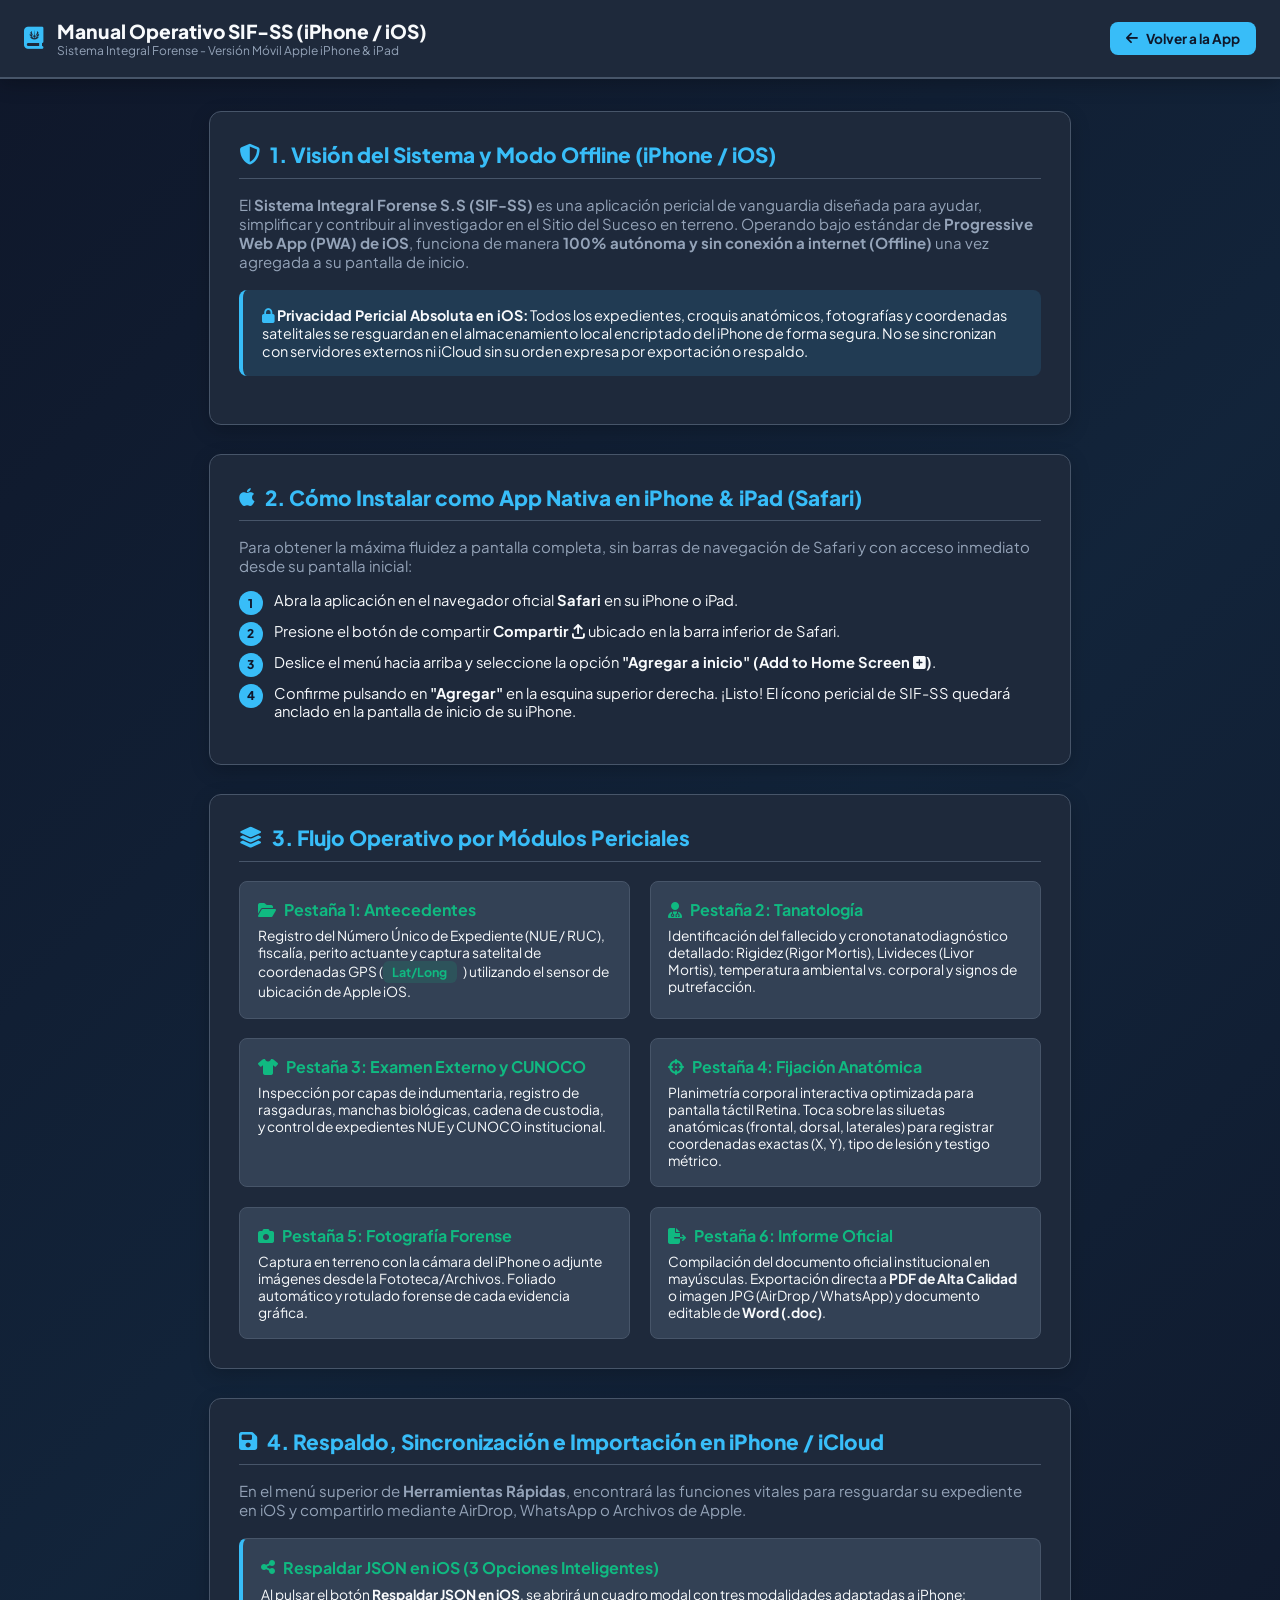
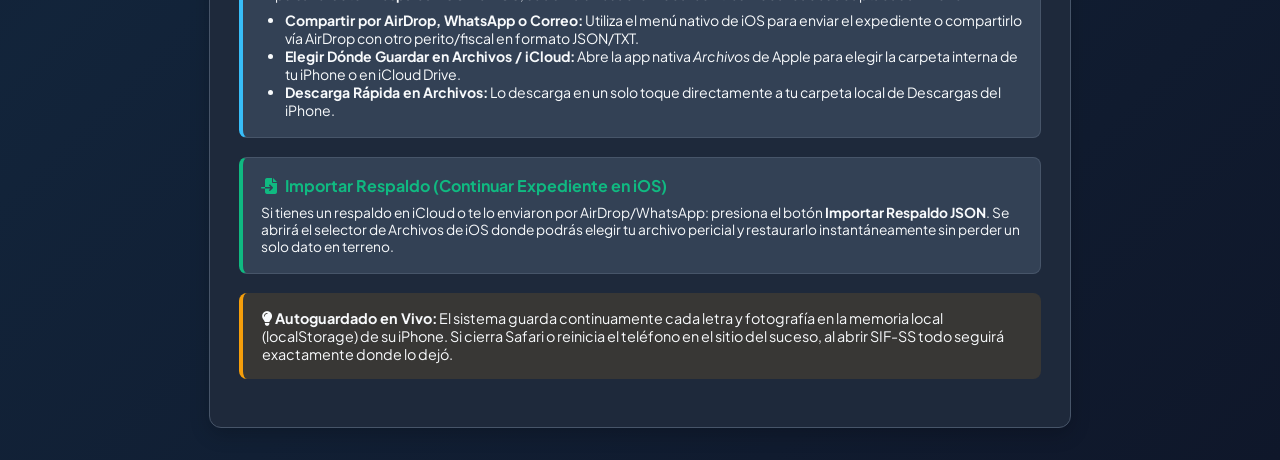
<file: manual_usuario.html>
<!DOCTYPE html>
<html lang="es">
<head>
  <meta charset="UTF-8">
  <meta name="viewport" content="width=device-width, initial-scale=1.0, maximum-scale=1.0, user-scalable=no, viewport-fit=cover">
  <title>SIF-SS // Manual Operativo - Sitio del Suceso (Versión Móvil iPhone / iOS)</title>
  
  <!-- Apple iOS PWA Meta Tags -->
  <meta name="apple-mobile-web-app-capable" content="yes">
  <meta name="apple-mobile-web-app-status-bar-style" content="black-translucent">
  <meta name="apple-mobile-web-app-title" content="SIF-SS iOS">
  <link rel="apple-touch-icon" href="apple-touch-icon.png">

  <link rel="preconnect" href="https://fonts.googleapis.com">
  <link rel="preconnect" href="https://fonts.gstatic.com" crossorigin>
  <link href="https://fonts.googleapis.com/css2?family=Plus+Jakarta+Sans:wght@400;500;600;700;800&display=swap" rel="stylesheet">
  <link rel="stylesheet" href="https://cdnjs.cloudflare.com/ajax/libs/font-awesome/6.4.0/css/all.min.css">
  <style>
    :root {
      --bg-main: #0f172a;
      --bg-card: #1e293b;
      --bg-input: #334155;
      --border-color: #475569;
      --text-main: #f8fafc;
      --text-muted: #94a3b8;
      --accent-primary: #38bdf8;
      --accent-green: #10b981;
      --accent-warning: #f59e0b;
      --radius-lg: 12px;
      --radius-sm: 8px;
    }

    * {
      box-sizing: border-box;
      margin: 0;
      padding: 0;
      font-family: 'Plus Jakarta Sans', sans-serif;
      -webkit-font-smoothing: antialiased;
    }

    body {
      background-color: var(--bg-main);
      color: var(--text-main);
      min-height: 100vh;
      padding-bottom: env(safe-area-inset-bottom, 3rem);
      background-image: linear-gradient(135deg, var(--bg-main) 0%, rgba(56, 189, 248, 0.08) 50%, var(--bg-main) 100%);
    }

    .manual-header {
      background: var(--bg-card);
      border-bottom: 2px solid var(--border-color);
      padding: 1.2rem 1.5rem;
      padding-top: calc(1.2rem + env(safe-area-inset-top, 0px));
      position: sticky;
      top: 0;
      z-index: 100;
      backdrop-filter: blur(14px);
      box-shadow: 0 4px 18px rgba(0, 0, 0, 0.25);
      display: flex;
      justify-content: space-between;
      align-items: center;
    }

    .manual-title {
      display: flex;
      align-items: center;
      gap: 0.8rem;
    }

    .manual-title h1 {
      font-size: 1.2rem;
      font-weight: 800;
      color: var(--text-main);
    }

    .btn-back {
      background: var(--accent-primary);
      color: #0f172a;
      text-decoration: none;
      padding: 0.5rem 1rem;
      border-radius: var(--radius-sm);
      font-weight: 700;
      font-size: 0.85rem;
      display: flex;
      align-items: center;
      gap: 0.5rem;
      transition: background 0.2s;
    }

    .btn-back:hover {
      background: #7dd3fc;
    }

    .container {
      max-width: 900px;
      margin: 2rem auto;
      padding: 0 1.2rem;
    }

    .section-card {
      background: var(--bg-card);
      border: 1px solid var(--border-color);
      border-radius: var(--radius-lg);
      padding: 1.8rem;
      margin-bottom: 1.8rem;
      box-shadow: 0 6px 20px rgba(0, 0, 0, 0.2);
    }

    .section-card h2 {
      font-size: 1.3rem;
      font-weight: 800;
      color: var(--accent-primary);
      margin-bottom: 1rem;
      display: flex;
      align-items: center;
      gap: 0.6rem;
      border-bottom: 1px solid var(--border-color);
      padding-bottom: 0.6rem;
    }

    .section-card p {
      color: var(--text-muted);
      font-size: 0.94rem;
      margin-bottom: 1rem;
    }

    .feature-grid {
      display: grid;
      grid-template-columns: repeat(auto-fit, minmax(260px, 1fr));
      gap: 1.2rem;
      margin-top: 1.2rem;
    }

    .feature-item {
      background: var(--bg-input);
      border: 1px solid var(--border-color);
      border-radius: var(--radius-sm);
      padding: 1.1rem;
    }

    .feature-item h3 {
      font-size: 1rem;
      font-weight: 700;
      color: var(--accent-green);
      margin-bottom: 0.4rem;
      display: flex;
      align-items: center;
      gap: 0.5rem;
    }

    .feature-item p {
      font-size: 0.86rem;
      color: var(--text-main);
      margin-bottom: 0;
    }

    .alert-box {
      background: rgba(56, 189, 248, 0.12);
      border-left: 4px solid var(--accent-primary);
      padding: 1rem 1.2rem;
      border-radius: var(--radius-sm);
      margin: 1.2rem 0;
      font-size: 0.9rem;
      color: var(--text-main);
    }

    .alert-box.warning {
      background: rgba(245, 158, 11, 0.12);
      border-left-color: var(--accent-warning);
    }

    .steps-list {
      list-style: none;
      counter-reset: step-counter;
      margin: 1rem 0;
    }

    .steps-list li {
      counter-increment: step-counter;
      margin-bottom: 0.8rem;
      padding-left: 2.2rem;
      position: relative;
      font-size: 0.92rem;
      color: var(--text-main);
    }

    .steps-list li::before {
      content: counter(step-counter);
      position: absolute;
      left: 0;
      top: 0;
      background: var(--accent-primary);
      color: #0f172a;
      width: 24px;
      height: 24px;
      border-radius: 50%;
      display: flex;
      align-items: center;
      justify-content: center;
      font-size: 0.75rem;
      font-weight: 800;
    }

    .badge {
      display: inline-block;
      background: rgba(16, 185, 129, 0.15);
      color: var(--accent-green);
      padding: 0.2rem 0.6rem;
      border-radius: 6px;
      font-size: 0.78rem;
      font-weight: 700;
      margin-right: 0.4rem;
    }
  </style>
</head>
<body>

  <header class="manual-header">
    <div class="manual-title">
      <i class="fa-solid fa-book-journal-whills" style="color: var(--accent-primary); font-size: 1.4rem;"></i>
      <div>
        <h1>Manual Operativo SIF-SS (iPhone / iOS)</h1>
        <p style="font-size: 0.75rem; color: var(--text-muted);">Sistema Integral Forense - Versión Móvil Apple iPhone & iPad</p>
      </div>
    </div>
    <a href="index.html" class="btn-back"><i class="fa-solid fa-arrow-left"></i> Volver a la App</a>
  </header>

  <main class="container">

    <div class="section-card">
      <h2><i class="fa-solid fa-shield-halved"></i> 1. Visión del Sistema y Modo Offline (iPhone / iOS)</h2>
      <p>
        El <strong>Sistema Integral Forense S.S (SIF-SS)</strong> es una aplicación pericial de vanguardia diseñada para ayudar, simplificar y contribuir al investigador en el Sitio del Suceso en terreno. Operando bajo estándar de <strong>Progressive Web App (PWA) de iOS</strong>, funciona de manera <strong>100% autónoma y sin conexión a internet (Offline)</strong> una vez agregada a su pantalla de inicio.
      </p>
      <div class="alert-box">
        <i class="fa-solid fa-lock" style="color: var(--accent-primary);"></i> <strong>Privacidad Pericial Absoluta en iOS:</strong> Todos los expedientes, croquis anatómicos, fotografías y coordenadas satelitales se resguardan en el almacenamiento local encriptado del iPhone de forma segura. No se sincronizan con servidores externos ni iCloud sin su orden expresa por exportación o respaldo.
      </div>
    </div>

    <div class="section-card">
      <h2><i class="fa-brands fa-apple"></i> 2. Cómo Instalar como App Nativa en iPhone & iPad (Safari)</h2>
      <p>Para obtener la máxima fluidez a pantalla completa, sin barras de navegación de Safari y con acceso inmediato desde su pantalla inicial:</p>
      <ul class="steps-list">
        <li>Abra la aplicación en el navegador oficial <strong>Safari</strong> en su iPhone o iPad.</li>
        <li>Presione el botón de compartir <strong>Compartir <i class="fa-solid fa-arrow-up-from-bracket"></i></strong> ubicado en la barra inferior de Safari.</li>
        <li>Deslice el menú hacia arriba y seleccione la opción <strong>"Agregar a inicio" (Add to Home Screen <i class="fa-solid fa-plus-square"></i>)</strong>.</li>
        <li>Confirme pulsando en <strong>"Agregar"</strong> en la esquina superior derecha. ¡Listo! El ícono pericial de SIF-SS quedará anclado en la pantalla de inicio de su iPhone.</li>
      </ul>
    </div>

    <div class="section-card">
      <h2><i class="fa-solid fa-layer-group"></i> 3. Flujo Operativo por Módulos Periciales</h2>
      <div class="feature-grid">
        <div class="feature-item">
          <h3><i class="fa-solid fa-folder-open"></i> Pestaña 1: Antecedentes</h3>
          <p>Registro del Número Único de Expediente (NUE / RUC), fiscalía, perito actuante y captura satelital de coordenadas GPS (<span class="badge">Lat/Long</span>) utilizando el sensor de ubicación de Apple iOS.</p>
        </div>
        <div class="feature-item">
          <h3><i class="fa-solid fa-user-doctor"></i> Pestaña 2: Tanatología</h3>
          <p>Identificación del fallecido y cronotanatodiagnóstico detallado: Rigidez (Rigor Mortis), Livideces (Livor Mortis), temperatura ambiental vs. corporal y signos de putrefacción.</p>
        </div>
        <div class="feature-item">
          <h3><i class="fa-solid fa-shirt"></i> Pestaña 3: Examen Externo y CUNOCO</h3>
          <p>Inspección por capas de indumentaria, registro de rasgaduras, manchas biológicas, cadena de custodia, y control de expedientes NUE y CUNOCO institucional.</p>
        </div>
        <div class="feature-item">
          <h3><i class="fa-solid fa-crosshairs"></i> Pestaña 4: Fijación Anatómica</h3>
          <p>Planimetría corporal interactiva optimizada para pantalla táctil Retina. Toca sobre las siluetas anatómicas (frontal, dorsal, laterales) para registrar coordenadas exactas <code>(X, Y)</code>, tipo de lesión y testigo métrico.</p>
        </div>
        <div class="feature-item">
          <h3><i class="fa-solid fa-camera"></i> Pestaña 5: Fotografía Forense</h3>
          <p>Captura en terreno con la cámara del iPhone o adjunte imágenes desde la Fototeca/Archivos. Foliado automático y rotulado forense de cada evidencia gráfica.</p>
        </div>
        <div class="feature-item">
          <h3><i class="fa-solid fa-file-export"></i> Pestaña 6: Informe Oficial</h3>
          <p>Compilación del documento oficial institucional en mayúsculas. Exportación directa a <strong>PDF de Alta Calidad</strong> o imagen JPG (AirDrop / WhatsApp) y documento editable de <strong>Word (.doc)</strong>.</p>
        </div>
      </div>
    </div>

    <div class="section-card">
      <h2><i class="fa-solid fa-floppy-disk"></i> 4. Respaldo, Sincronización e Importación en iPhone / iCloud</h2>
      <p>
        En el menú superior de <strong>Herramientas Rápidas</strong>, encontrará las funciones vitales para resguardar su expediente en iOS y compartirlo mediante AirDrop, WhatsApp o Archivos de Apple.
      </p>
      
      <div class="feature-grid" style="grid-template-columns: 1fr;">
        <div class="feature-item" style="border-left: 4px solid var(--accent-primary);">
          <h3><i class="fa-solid fa-share-nodes"></i> Respaldar JSON en iOS (3 Opciones Inteligentes)</h3>
          <p style="margin-top: 0.5rem;">Al pulsar el botón <strong>Respaldar JSON en iOS</strong>, se abrirá un cuadro modal con tres modalidades adaptadas a iPhone:</p>
          <ul style="margin-left: 1.5rem; margin-top: 0.5rem; font-size: 0.88rem; color: var(--text-main);">
            <li><strong>Compartir por AirDrop, WhatsApp o Correo:</strong> Utiliza el menú nativo de iOS para enviar el expediente o compartirlo vía AirDrop con otro perito/fiscal en formato JSON/TXT.</li>
            <li><strong>Elegir Dónde Guardar en Archivos / iCloud:</strong> Abre la app nativa <em>Archivos</em> de Apple para elegir la carpeta interna de tu iPhone o en iCloud Drive.</li>
            <li><strong>Descarga Rápida en Archivos:</strong> Lo descarga en un solo toque directamente a tu carpeta local de <code>Descargas</code> del iPhone.</li>
          </ul>
        </div>

        <div class="feature-item" style="border-left: 4px solid var(--accent-green);">
          <h3><i class="fa-solid fa-file-import"></i> Importar Respaldo (Continuar Expediente en iOS)</h3>
          <p style="margin-top: 0.5rem;">
            Si tienes un respaldo en iCloud o te lo enviaron por AirDrop/WhatsApp: presiona el botón <strong>Importar Respaldo JSON</strong>. Se abrirá el selector de Archivos de iOS donde podrás elegir tu archivo pericial y restaurarlo instantáneamente sin perder un solo dato en terreno.
          </p>
        </div>
      </div>

      <div class="alert-box warning">
        <i class="fa-solid fa-lightbulb"></i> <strong>Autoguardado en Vivo:</strong> El sistema guarda continuamente cada letra y fotografía en la memoria local (localStorage) de su iPhone. Si cierra Safari o reinicia el teléfono en el sitio del suceso, al abrir SIF-SS todo seguirá exactamente donde lo dejó.
      </div>
    </div>

  </main>
</body>
</html>
</file>
